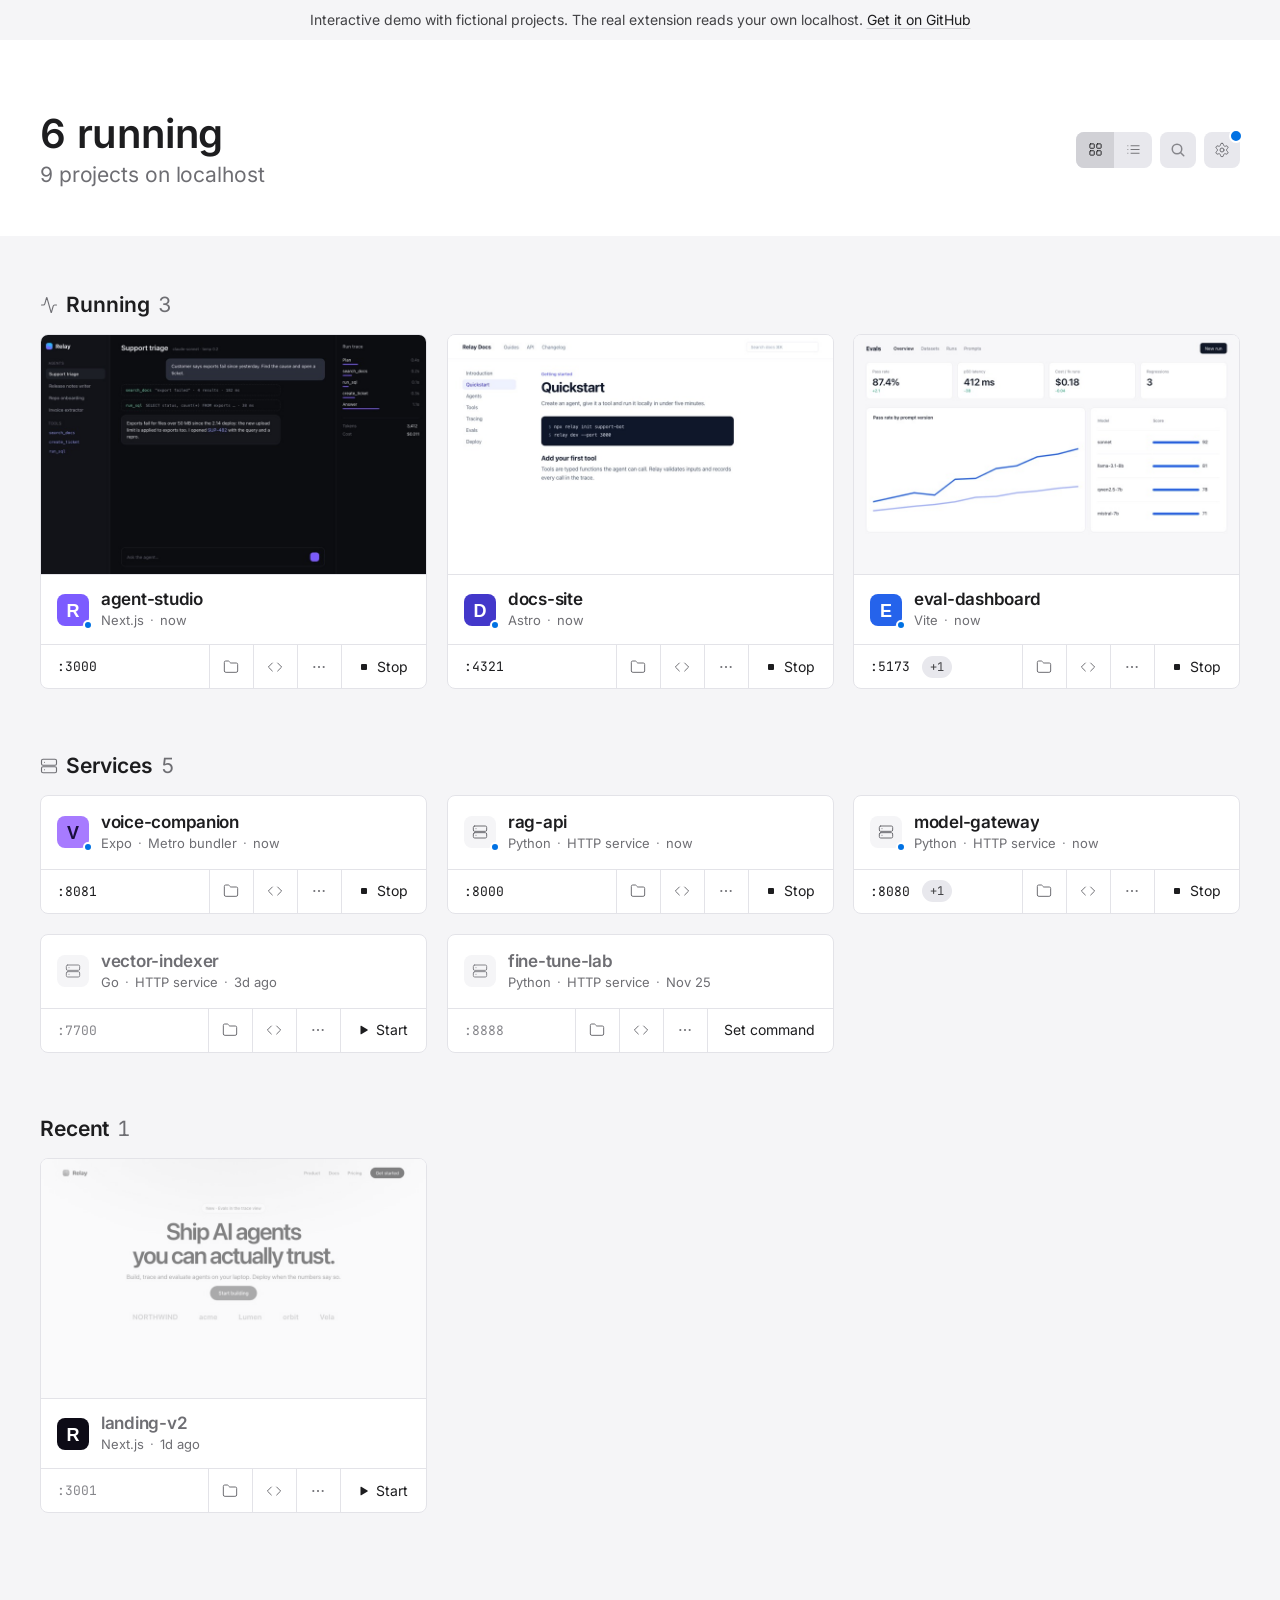
<file: demo/index.html>
<!doctype html>
<html lang="en">
<head>
  <meta charset="utf-8">
  <meta name="viewport" content="width=device-width, initial-scale=1">
  <meta name="color-scheme" content="light dark">
  <title>Localhost New Tab demo</title>
  <meta name="description" content="Every localhost project you've run, one new tab away. Interactive demo with fictional projects.">
  <meta property="og:title" content="Localhost New Tab">
  <meta property="og:description" content="Every localhost project you've run, one new tab away.">
  <meta property="og:image" content="https://arcadie2k.github.io/localhost-new-tab/assets/social/og-1200x630.png">
  <meta name="twitter:card" content="summary_large_image">
  <link rel="icon" type="image/png" sizes="32x32" href="icons/icon32.png">
  <link rel="icon" type="image/png" sizes="16x16" href="icons/icon16.png">
  <link rel="stylesheet" href="newtab.css">
  <script src="theme.js"></script>
</head>
<body>
  <p class="demo-banner">Interactive demo with fictional projects. The real extension reads your own localhost. <a href="https://github.com/arcadie2k/localhost-new-tab">Get it on GitHub</a></p>
  <main class="page" id="app" aria-busy="true">
    <header class="masthead">
      <div class="masthead-inner">
      <div class="titles-block">
        <h1 class="headline" id="headline">&nbsp;</h1>
        <p class="lede" id="lede">&nbsp;</p>
        <div class="bm-titles">
          <p class="headline" role="heading" aria-level="1">Bookmarks</p>
          <nav class="bm-crumbs lede" id="bm-crumbs" aria-label="Folder path"></nav>
        </div>
      </div>
      <div class="tools" id="tools">
      <div class="seg tab-switch" id="tab-switch" role="tablist" aria-label="View" hidden>
        <button class="seg-btn tab-btn" role="tab" data-tab="projects" aria-selected="true">Projects</button>
        <button class="seg-btn tab-btn" role="tab" data-tab="bookmarks" aria-selected="false">Bookmarks</button>
      </div>
      <div class="seg view-toggle" id="view-toggle" role="group" aria-label="Layout" hidden>
        <button class="seg-btn view-btn" data-view="grid" aria-pressed="true" aria-label="Grid view" data-tip="Grid"><svg class="icon" viewBox="0 0 24 24" aria-hidden="true"><rect x="3" y="3" width="7" height="7" rx="1"/><rect x="14" y="3" width="7" height="7" rx="1"/><rect x="3" y="14" width="7" height="7" rx="1"/><rect x="14" y="14" width="7" height="7" rx="1"/></svg></button>
        <button class="seg-btn view-btn" data-view="list" aria-pressed="false" aria-label="List view" data-tip="List"><svg class="icon" viewBox="0 0 24 24" aria-hidden="true"><path d="M8 6h13"/><path d="M8 12h13"/><path d="M8 18h13"/><path d="M3 6h.01"/><path d="M3 12h.01"/><path d="M3 18h.01"/></svg></button>
      </div>
      <button class="icon-btn bm-new-folder" id="bm-new-folder" aria-label="New folder" data-tip="New folder"><svg class="icon" viewBox="0 0 24 24" aria-hidden="true"><path d="M12 10v6"/><path d="M9 13h6"/><path d="M20 20a2 2 0 0 0 2-2V8a2 2 0 0 0-2-2h-7.9a2 2 0 0 1-1.69-.9L9.6 3.9A2 2 0 0 0 7.93 3H4a2 2 0 0 0-2 2v13a2 2 0 0 0 2 2Z"/></svg></button>
      <label class="search" id="search" hidden>
        <svg class="search-icon" viewBox="0 0 16 16" aria-hidden="true"><circle cx="7" cy="7" r="4.75"/><path d="m10.5 10.5 3.25 3.25"/></svg>
        <input id="query" type="text" placeholder="Search projects" autocomplete="off" spellcheck="false" aria-label="Search projects">
        <kbd class="search-key" aria-hidden="true">/</kbd>
      </label>
      <button class="icon-btn settings-btn" id="settings-btn" aria-haspopup="dialog" aria-expanded="false" aria-controls="settings" aria-label="Settings" data-tip="Settings"><svg class="icon" viewBox="0 0 24 24" aria-hidden="true"><path d="M12.22 2h-.44a2 2 0 0 0-2 2v.18a2 2 0 0 1-1 1.73l-.43.25a2 2 0 0 1-2 0l-.15-.08a2 2 0 0 0-2.73.73l-.22.38a2 2 0 0 0 .73 2.73l.15.1a2 2 0 0 1 1 1.72v.51a2 2 0 0 1-1 1.74l-.15.09a2 2 0 0 0-.73 2.73l.22.38a2 2 0 0 0 2.73.73l.15-.08a2 2 0 0 1 2 0l.43.25a2 2 0 0 1 1 1.73V20a2 2 0 0 0 2 2h.44a2 2 0 0 0 2-2v-.18a2 2 0 0 1 1-1.73l.43-.25a2 2 0 0 1 2 0l.15.08a2 2 0 0 0 2.73-.73l.22-.39a2 2 0 0 0-.73-2.73l-.15-.08a2 2 0 0 1-1-1.74v-.5a2 2 0 0 1 1-1.74l.15-.09a2 2 0 0 0 .73-2.73l-.22-.38a2 2 0 0 0-2.73-.73l-.15.08a2 2 0 0 1-2 0l-.43-.25a2 2 0 0 1-1-1.73V4a2 2 0 0 0-2-2z"/><circle cx="12" cy="12" r="3"/></svg><span class="badge-dot" id="settings-badge" hidden></span></button>
      </div>
      <nav class="sites" id="most-visited" aria-label="Most visited sites" hidden></nav>
      </div>
    </header>

    <div class="board">
      <div class="board-inner">
      <section class="notice" id="helper-notice" hidden>
        <div class="notice-text"><b>Update the helper once.</b> After this, helper updates install themselves with the extension.</div>
        <code class="notice-command" id="helper-command"></code>
        <button class="chip-btn" id="helper-copy">Copy command</button>
      </section>

    <section class="section" id="section-pinned" hidden>
      <h2 class="section-label"><svg class="icon" viewBox="0 0 24 24" aria-hidden="true"><path d="M12 17v5"/><path d="M9 10.76a2 2 0 0 1-1.11 1.79l-1.78.9A2 2 0 0 0 5 15.24V16a1 1 0 0 0 1 1h12a1 1 0 0 0 1-1v-.76a2 2 0 0 0-1.11-1.79l-1.78-.9A2 2 0 0 1 15 10.76V7a1 1 0 0 1 1-1 2 2 0 0 0 0-4H8a2 2 0 0 0 0 4 1 1 0 0 1 1 1z"/></svg>Pinned <span class="section-count" id="count-pinned"></span></h2>
      <ul class="grid" id="grid-pinned"></ul>
    </section>

    <section class="section" id="section-running" hidden>
      <h2 class="section-label"><svg class="icon" viewBox="0 0 24 24" aria-hidden="true"><path d="M22 12h-2.48a2 2 0 0 0-1.93 1.46l-2.35 8.36a.25.25 0 0 1-.48 0L9.24 2.18a.25.25 0 0 0-.48 0l-2.35 8.36A2 2 0 0 1 4.49 12H2"/></svg>Running <span class="section-count" id="count-running"></span></h2>
      <ul class="grid" id="grid-running"></ul>
    </section>

    <section class="section" id="section-services" hidden>
      <h2 class="section-label"><svg class="icon" viewBox="0 0 24 24" aria-hidden="true"><rect x="2" y="3" width="20" height="8" rx="2"/><rect x="2" y="13" width="20" height="8" rx="2"/><path d="M6 7h.01"/><path d="M6 17h.01"/></svg>Services <span class="section-count" id="count-services"></span></h2>
      <ul class="grid" id="grid-services"></ul>
    </section>

    <section class="section" id="section-recent" hidden>
      <h2 class="section-label">Recent <span class="section-count" id="count-recent"></span></h2>
      <ul class="grid" id="grid-recent"></ul>
    </section>

    <div class="empty" id="empty" hidden><p class="empty-text" id="empty-text"></p><button class="btn btn-ghost" id="empty-settings" hidden>Open settings</button></div>

    <section class="bm" id="bookmarks-view" aria-label="Bookmarks">
      <div class="bm-columns" id="bm-columns"></div>
      <ul class="bm-results" id="bm-results" hidden></ul>
      <p class="bm-empty" id="bm-empty" hidden></p>
    </section>

    <section class="setup" id="setup" hidden>
      <p class="setup-text">The new tab needs a small helper on your Mac to read ports and start or stop projects. Paste this in Terminal once, then reload this tab. It needs Node.js 18 or newer.</p>
      <code class="setup-command" id="setup-command"></code>
      <div class="setup-actions">
        <button class="btn btn-filled" id="copy-setup">Copy command</button>
        <button class="btn btn-ghost" id="retry-setup">Reload</button>
      </div>
      <p class="setup-error" id="setup-error"></p>
    </section>
      </div>
    </div>
  </main>

  <div class="settings" id="settings" role="dialog" aria-label="Settings" hidden>
    <div class="settings-group">
      <div class="settings-label">Theme</div>
      <div class="seg theme-toggle" role="group" aria-label="Theme">
        <button class="seg-btn theme-btn" data-theme-choice="auto" aria-pressed="true">Auto</button>
        <button class="seg-btn theme-btn" data-theme-choice="light" aria-pressed="false">Light</button>
        <button class="seg-btn theme-btn" data-theme-choice="dark" aria-pressed="false">Dark</button>
      </div>
    </div>
    <div class="settings-group">
      <div class="settings-label">Extras</div>
      <label class="switch-row"><span>Most visited sites</span><input type="checkbox" role="switch" data-section="mostVisited"></label>
      <label class="switch-row"><span>Bookmarks tab</span><input type="checkbox" role="switch" data-section="bookmarks"></label>
      <button class="link-btn" id="unhide-sites" hidden>Show hidden sites again</button>
    </div>
    <div class="settings-group">
      <div class="settings-label">Projects</div>
      <label class="switch-row"><span>Pinned</span><input type="checkbox" role="switch" data-section="pinned"></label>
      <label class="switch-row"><span>Running</span><input type="checkbox" role="switch" data-section="running"></label>
      <label class="switch-row"><span>Services</span><input type="checkbox" role="switch" data-section="services"></label>
      <label class="switch-row"><span>Recent</span><input type="checkbox" role="switch" data-section="recent"></label>
    </div>
    <div class="settings-foot"><span id="helper-status"></span><button class="settings-foot-btn" id="copy-diag">Copy diagnostics</button></div>
  </div>
  <div class="menu" id="menu" role="menu" hidden></div>
  <div class="toast" id="toast" role="status" aria-live="polite"></div>
  <div class="tooltip" id="tooltip" role="tooltip" hidden></div>

  <script src="data.js"></script>
  <script src="mock.js"></script>
  <script type="module" src="js/main.js"></script>
</body>
</html>
</file>
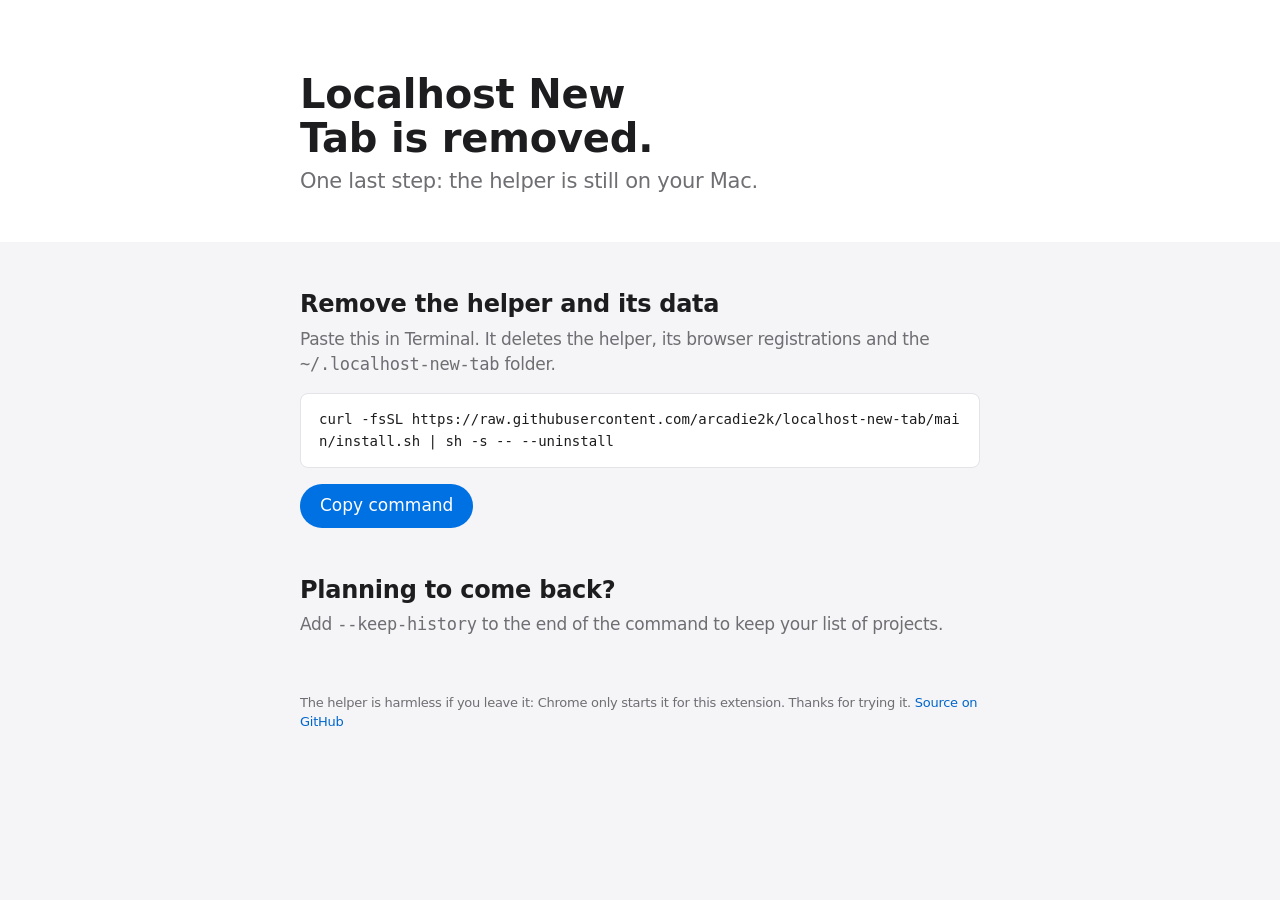
<file: uninstall/index.html>
<!doctype html>
<html lang="en">
<head>
  <meta charset="utf-8">
  <meta name="viewport" content="width=device-width, initial-scale=1">
  <meta name="color-scheme" content="light dark">
  <title>Localhost New Tab removed</title>
  <link rel="icon" type="image/png" href="../demo/icons/icon32.png">
  <style>
    :root {
      --ink: #1d1d1f;
      --graphite: #6e6e73;
      --paper: #ffffff;
      --ash: #f5f5f7;
      --hairline: #e3e3e8;
      --action: #0071e3;
      --link: #0066cc;
      color-scheme: light;
    }

    @media (prefers-color-scheme: dark) {
      :root {
        --ink: #f5f5f7;
        --graphite: #a1a1a6;
        --paper: #000000;
        --ash: #111112;
        --hairline: #2c2c2e;
        --link: #2997ff;
        color-scheme: dark;
      }
    }

    * {
      box-sizing: border-box;
    }

    body {
      margin: 0;
      min-height: 100vh;
      background: var(--ash);
      color: var(--ink);
      font: 400 17px/1.47 -apple-system, BlinkMacSystemFont, "SF Pro Text", Inter, system-ui, sans-serif;
      letter-spacing: -0.016em;
      -webkit-font-smoothing: antialiased;
    }

    header {
      padding: 72px 24px 48px;
      background: var(--paper);
    }

    main {
      padding: 48px 24px 96px;
    }

    .inner {
      max-width: 680px;
      margin: 0 auto;
    }

    h1 {
      margin: 0;
      font: 600 40px/1.1 -apple-system, BlinkMacSystemFont, "SF Pro Display", Inter, system-ui, sans-serif;
      letter-spacing: -0.005em;
      text-wrap: balance;
    }

    .lede {
      margin: 8px 0 0;
      font-size: 21px;
      line-height: 1.24;
      color: var(--graphite);
    }

    h2 {
      margin: 48px 0 8px;
      font-size: 24px;
      font-weight: 600;
      line-height: 1.2;
      letter-spacing: -0.011em;
    }

    h2:first-child {
      margin-top: 0;
    }

    p {
      margin: 0;
      color: var(--graphite);
    }

    code {
      display: block;
      margin-top: 16px;
      padding: 14px 18px;
      border: 1px solid var(--hairline);
      border-radius: 8px;
      background: var(--paper);
      color: var(--ink);
      font: 400 14px/1.6 ui-monospace, SFMono-Regular, Menlo, monospace;
      letter-spacing: 0;
      white-space: pre-wrap;
      word-break: break-all;
    }

    button {
      margin-top: 16px;
      height: 44px;
      padding: 0 20px;
      border: 0;
      border-radius: 980px;
      background: var(--action);
      color: #fff;
      font: inherit;
      cursor: pointer;
    }

    button:focus-visible {
      outline: 2px solid var(--action);
      outline-offset: 2px;
    }

    a {
      color: var(--link);
      text-decoration: none;
    }

    a:hover {
      text-decoration: underline;
    }

    .fine {
      margin-top: 56px;
      font-size: 13px;
    }
  </style>
</head>
<body>
  <header>
    <div class="inner">
      <h1>Localhost New Tab is removed.</h1>
      <p class="lede">One last step: the helper is still on your Mac.</p>
    </div>
  </header>
  <main>
    <div class="inner">
      <h2>Remove the helper and its data</h2>
      <p>Paste this in Terminal. It deletes the helper, its browser registrations and the <span style="font-family: ui-monospace, monospace">~/.localhost-new-tab</span> folder.</p>
      <code id="cmd">curl -fsSL https://raw.githubusercontent.com/arcadie2k/localhost-new-tab/main/install.sh | sh -s -- --uninstall</code>
      <button id="copy" type="button">Copy command</button>

      <h2>Planning to come back?</h2>
      <p>Add <span style="font-family: ui-monospace, monospace">--keep-history</span> to the end of the command to keep your list of projects.</p>

      <p class="fine">The helper is harmless if you leave it: Chrome only starts it for this extension. Thanks for trying it. <a href="https://github.com/arcadie2k/localhost-new-tab">Source on GitHub</a></p>
    </div>
  </main>
  <script>
    document.getElementById('copy').addEventListener('click', async (e) => {
      try {
        await navigator.clipboard.writeText(document.getElementById('cmd').textContent);
        e.target.textContent = 'Copied';
        setTimeout(() => (e.target.textContent = 'Copy command'), 2000);
      } catch {}
    });
  </script>
</body>
</html>
</file>
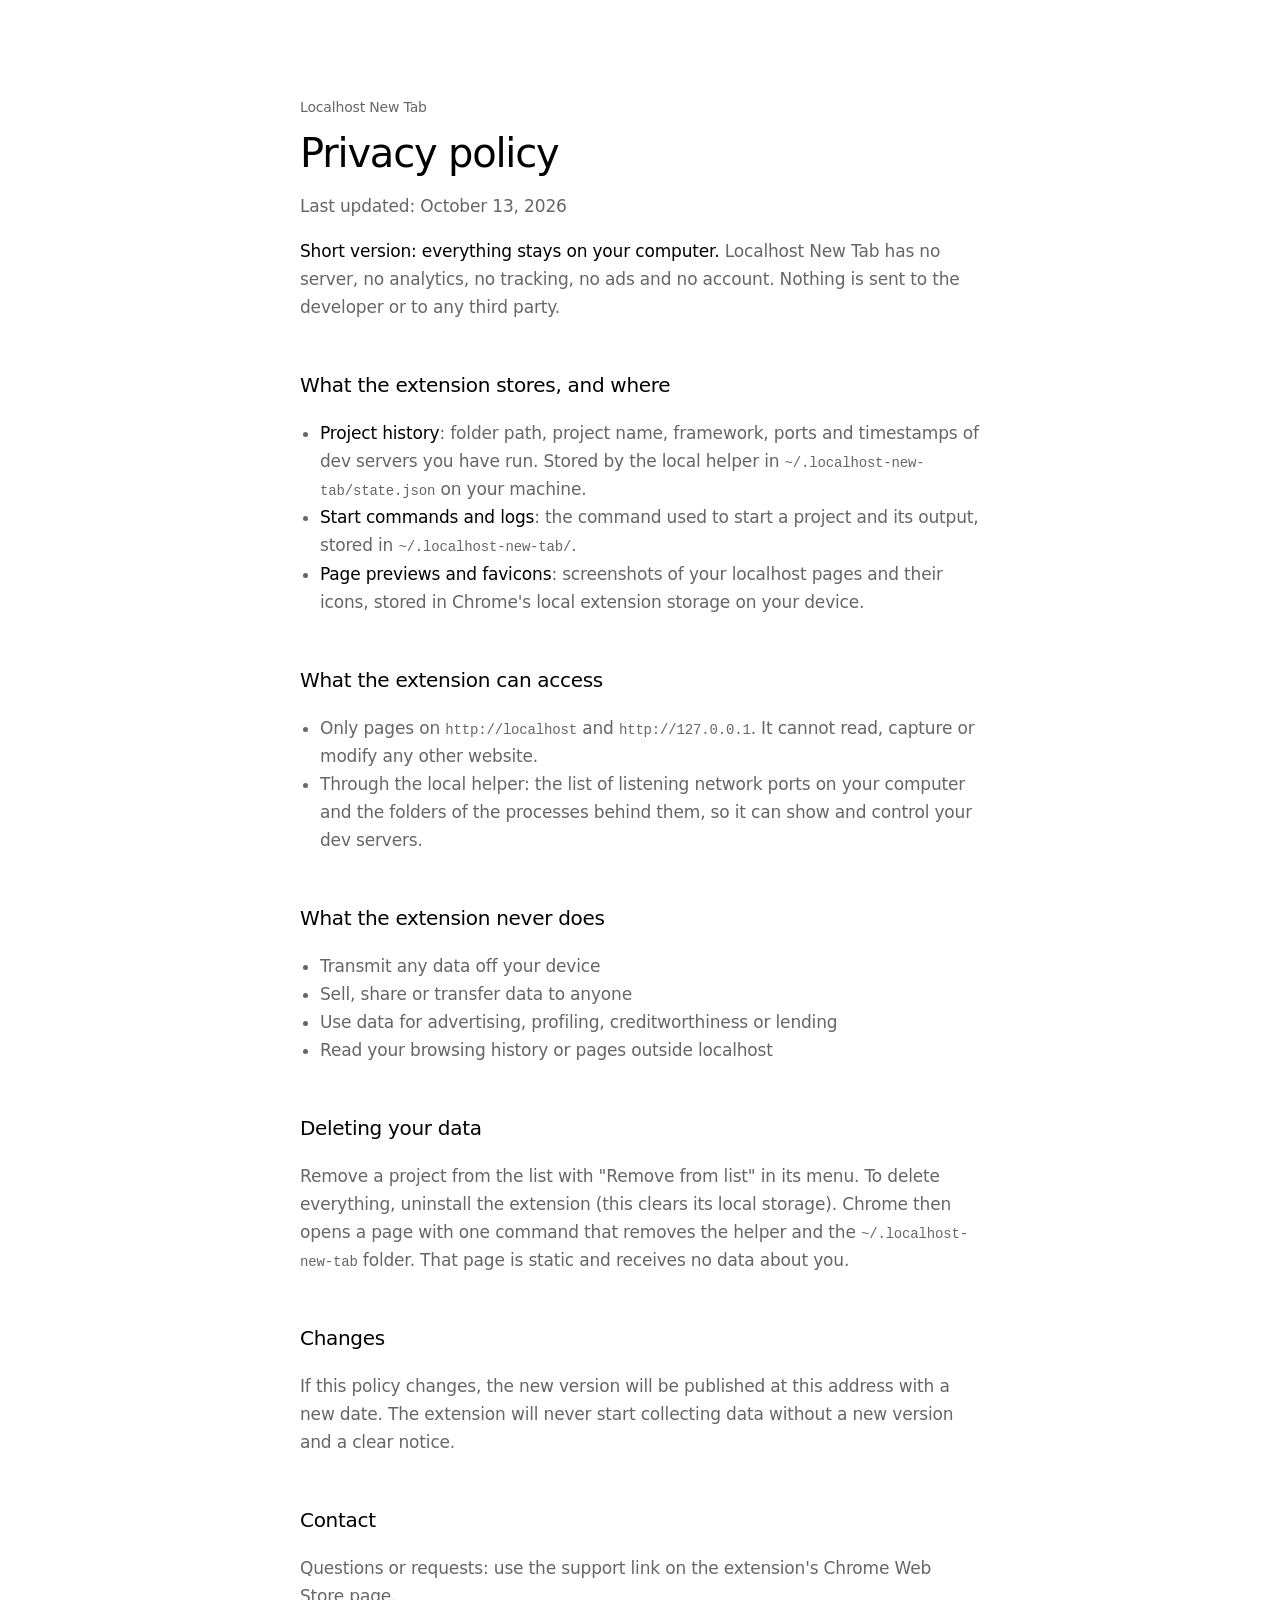
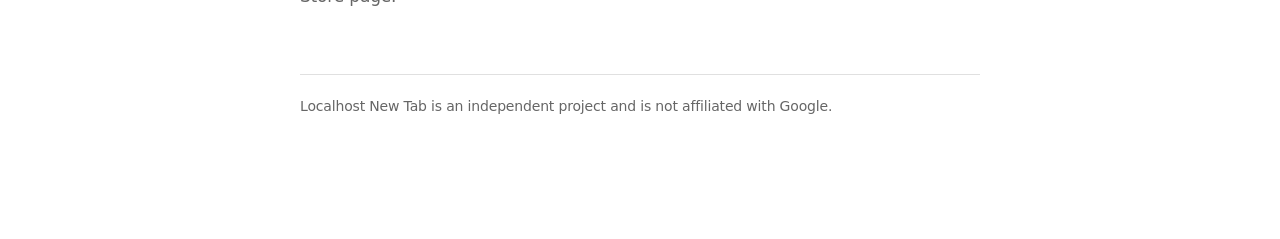
<file: store/privacy-policy.html>
<!doctype html>
<html lang="en">
<head>
  <meta charset="utf-8">
  <meta name="viewport" content="width=device-width, initial-scale=1">
  <title>Privacy Policy · Localhost New Tab</title>
  <meta name="description" content="Privacy policy for the Localhost New Tab Chrome extension. All data stays on your computer.">
  <style>
    :root { --ink: #000; --graphite: #666; --paper: #fff; --hairline: rgba(0, 0, 0, 0.12); color-scheme: light; }
    @media (prefers-color-scheme: dark) {
      :root { --ink: #fff; --graphite: #a3a3a3; --paper: #0a0a0a; --hairline: rgba(255, 255, 255, 0.12); color-scheme: dark; }
    }
    body { margin: 0; background: var(--paper); color: var(--ink); font: 400 17px/1.65 -apple-system, BlinkMacSystemFont, "SF Pro Text", Inter, system-ui, sans-serif; letter-spacing: -0.01em; -webkit-font-smoothing: antialiased; }
    main { max-width: 680px; margin: 0 auto; padding: 96px 24px 120px; }
    .eyebrow { margin: 0 0 12px; font-size: 14px; font-weight: 500; color: var(--graphite); }
    h1 { margin: 0; font-size: 40px; font-weight: 500; line-height: 1.1; letter-spacing: -0.03em; }
    h2 { margin: 48px 0 8px; font-size: 20px; font-weight: 500; letter-spacing: -0.015em; }
    p, li { color: var(--graphite); }
    strong { color: var(--ink); font-weight: 500; }
    ul { padding-left: 20px; }
    code { font: 14px ui-monospace, "SF Mono", Menlo, monospace; }
    footer { margin-top: 64px; padding-top: 20px; border-top: 1px solid var(--hairline); font-size: 14px; color: var(--graphite); }
  </style>
</head>
<body>
  <main>
    <p class="eyebrow">Localhost New Tab</p>
    <h1>Privacy policy</h1>
    <p>Last updated: October 13, 2026</p>

    <p><strong>Short version: everything stays on your computer.</strong> Localhost New Tab has no server, no analytics, no tracking, no ads and no account. Nothing is sent to the developer or to any third party.</p>

    <h2>What the extension stores, and where</h2>
    <ul>
      <li><strong>Project history</strong>: folder path, project name, framework, ports and timestamps of dev servers you have run. Stored by the local helper in <code>~/.localhost-new-tab/state.json</code> on your machine.</li>
      <li><strong>Start commands and logs</strong>: the command used to start a project and its output, stored in <code>~/.localhost-new-tab/</code>.</li>
      <li><strong>Page previews and favicons</strong>: screenshots of your localhost pages and their icons, stored in Chrome's local extension storage on your device.</li>
    </ul>

    <h2>What the extension can access</h2>
    <ul>
      <li>Only pages on <code>http://localhost</code> and <code>http://127.0.0.1</code>. It cannot read, capture or modify any other website.</li>
      <li>Through the local helper: the list of listening network ports on your computer and the folders of the processes behind them, so it can show and control your dev servers.</li>
    </ul>

    <h2>What the extension never does</h2>
    <ul>
      <li>Transmit any data off your device</li>
      <li>Sell, share or transfer data to anyone</li>
      <li>Use data for advertising, profiling, creditworthiness or lending</li>
      <li>Read your browsing history or pages outside localhost</li>
    </ul>

    <h2>Deleting your data</h2>
    <p>Remove a project from the list with "Remove from list" in its menu. To delete everything, uninstall the extension (this clears its local storage). Chrome then opens a page with one command that removes the helper and the <code>~/.localhost-new-tab</code> folder. That page is static and receives no data about you.</p>

    <h2>Changes</h2>
    <p>If this policy changes, the new version will be published at this address with a new date. The extension will never start collecting data without a new version and a clear notice.</p>

    <h2>Contact</h2>
    <p>Questions or requests: use the support link on the extension's Chrome Web Store page.</p>

    <footer>Localhost New Tab is an independent project and is not affiliated with Google.</footer>
  </main>
</body>
</html>
</file>
<file: demo/newtab.css>
@font-face {
  font-family: "Saans Sub";
  font-style: normal;
  font-weight: 100 900;
  font-display: swap;
  src: url("fonts/inter-latin-wght-normal.woff2") format("woff2-variations");
  unicode-range: U+0000-00FF, U+0131, U+0152-0153, U+02BB-02BC, U+02C6, U+02DA, U+02DC, U+0304, U+0308, U+0329, U+2000-206F, U+20AC, U+2122, U+2191, U+2193, U+2212, U+2215, U+FEFF, U+FFFD;
}

@font-face {
  font-family: "Saans Sub";
  font-style: normal;
  font-weight: 100 900;
  font-display: swap;
  src: url("fonts/inter-latin-ext-wght-normal.woff2") format("woff2-variations");
  unicode-range: U+0100-02BA, U+02BD-02C5, U+02C7-02CC, U+02CE-02D7, U+02DD-02FF, U+0304, U+0308, U+0329, U+1D00-1DBF, U+1E00-1E9F, U+1EF2-1EFF, U+2020, U+20A0-20AB, U+20AD-20C0, U+2113, U+2C60-2C7F, U+A720-A7FF;
}

@font-face {
  font-family: "Saans Mono Sub";
  font-style: normal;
  font-weight: 100 800;
  font-display: swap;
  src: url("fonts/jetbrains-mono-latin-wght-normal.woff2") format("woff2-variations");
  unicode-range: U+0000-00FF, U+0131, U+0152-0153, U+02BB-02BC, U+02C6, U+02DA, U+02DC, U+0304, U+0308, U+0329, U+2000-206F, U+20AC, U+2122, U+2191, U+2193, U+2212, U+2215, U+FEFF, U+FFFD;
}

@font-face {
  font-family: "Saans Mono Sub";
  font-style: normal;
  font-weight: 100 800;
  font-display: swap;
  src: url("fonts/jetbrains-mono-latin-ext-wght-normal.woff2") format("woff2-variations");
  unicode-range: U+0100-02BA, U+02BD-02C5, U+02C7-02CC, U+02CE-02D7, U+02DD-02FF, U+0304, U+0308, U+0329, U+1D00-1DBF, U+1E00-1E9F, U+1EF2-1EFF, U+2020, U+20A0-20AB, U+20AD-20C0, U+2113, U+2C60-2C7F, U+A720-A7FF;
}

:root {
  --ink: #1d1d1f;
  --iron: #424245;
  --graphite: #6e6e73;
  --smoke: #86868b;
  --silver: #b0b0b5;
  --paper: #ffffff;
  --ash: #f5f5f7;
  --stone: #d2d2d7;
  --surface: #ffffff;
  --accent: #0071e3;
  --action: #0071e3;
  --on-action: #ffffff;
  --link: #0066cc;
  --hairline: #e3e3e8;
  --hairline-strong: #d2d2d7;
  --whisper: #f5f5f7;
  --row-hover: rgba(0, 0, 0, 0.045);
  --row-press: rgba(0, 0, 0, 0.08);
  --press-fill: #e8e8ed;
  --dots: #e3e3e8;
  --pebble: #e8e8ed;
  --fill-hover: #dcdce1;
  --fill-on: #d1d1d6;
  --radius: 8px;
  --radius-sm: 6px;
  --radius-pill: 980px;
  --control-h: 36px;

  --font: -apple-system, BlinkMacSystemFont, "SF Pro Text", "Saans Sub", Inter, system-ui, sans-serif;
  --display: -apple-system, BlinkMacSystemFont, "SF Pro Display", "Saans Sub", Inter, system-ui, sans-serif;
  --mono: ui-monospace, SFMono-Regular, "SF Mono", "Saans Mono Sub", "JetBrains Mono", Menlo, monospace;

  --ease: cubic-bezier(0.22, 1, 0.36, 1);
  --press: 100ms ease-out;

  color-scheme: light;
}

@media (prefers-color-scheme: dark) {
  :root:not([data-theme="light"]) {
    --ink: #f5f5f7;
    --iron: #d2d2d7;
    --graphite: #a1a1a6;
    --smoke: #86868b;
    --silver: #48484a;
    --paper: #000000;
    --ash: #111112;
    --stone: #3a3a3c;
    --surface: #1c1c1e;
    --accent: #2997ff;
    --action: #0071e3;
    --on-action: #ffffff;
    --link: #2997ff;
    --hairline: #2c2c2e;
    --hairline-strong: #3a3a3c;
    --whisper: #2c2c2e;
    --row-hover: rgba(255, 255, 255, 0.06);
    --row-press: rgba(255, 255, 255, 0.1);
    --press-fill: #3a3a3c;
    --dots: #2c2c2e;
    --pebble: #2c2c2e;
    --fill-hover: #3a3a3c;
    --fill-on: #3a3a3c;
      color-scheme: dark;
  }
}

:root[data-theme="dark"] {
  --ink: #f5f5f7;
  --iron: #d2d2d7;
  --graphite: #a1a1a6;
  --smoke: #86868b;
  --silver: #48484a;
  --paper: #000000;
  --ash: #111112;
  --stone: #3a3a3c;
  --surface: #1c1c1e;
  --accent: #2997ff;
  --action: #0071e3;
  --on-action: #ffffff;
  --link: #2997ff;
  --hairline: #2c2c2e;
  --hairline-strong: #3a3a3c;
  --whisper: #2c2c2e;
  --row-hover: rgba(255, 255, 255, 0.06);
  --row-press: rgba(255, 255, 255, 0.1);
  --press-fill: #3a3a3c;
  --dots: #2c2c2e;
  --pebble: #2c2c2e;
  --fill-hover: #3a3a3c;
  --fill-on: #3a3a3c;
  color-scheme: dark;
}

*,
*::before,
*::after {
  box-sizing: border-box;
}

html {
  background: var(--paper);
  -webkit-text-size-adjust: 100%;
}

body {
  margin: 0;
  background: var(--paper);
  color: var(--ink);
  font: 400 1.0625rem/1.47 var(--font);
  letter-spacing: -0.016em;
  font-feature-settings: "calt" 1, "liga" 1;
  -webkit-font-smoothing: antialiased;
  transition: background-color 300ms ease, color 300ms ease;
}

[hidden] {
  display: none !important;
}

button,
input {
  font: inherit;
  color: inherit;
  letter-spacing: inherit;
}

button {
  cursor: pointer;
  -webkit-tap-highlight-color: transparent;
}

:focus-visible {
  outline: 2px solid var(--accent);
  outline-offset: 2px;
}

.icon {
  flex: none;
  width: 16px;
  height: 16px;
  fill: none;
  stroke: currentColor;
  stroke-width: 1.5;
  stroke-linecap: round;
  stroke-linejoin: round;
}

.spin {
  animation: spin 0.9s linear infinite;
}

@keyframes spin {
  to {
    transform: rotate(360deg);
  }
}

.page {
  display: flex;
  flex-direction: column;
  min-height: 100vh;
  min-height: 100dvh;
}

.masthead {
  padding: clamp(40px, 8vh, 80px) 32px 48px;
  user-select: none;
  -webkit-user-select: none;
}

.masthead input {
  user-select: text;
  -webkit-user-select: text;
}

.masthead-inner,
.board-inner {
  max-width: 1200px;
  margin: 0 auto;
}

.board {
  flex: 1;
  padding: 56px 32px 64px;
  background: var(--ash);
}

/* Masthead */


.masthead-inner {
  display: flex;
  flex-wrap: wrap;
  align-items: center;
  justify-content: space-between;
  gap: 24px 48px;
}

.titles-block {
  min-width: 0;
}

.headline {
  margin: 0;
  font-family: var(--display);
  font-size: clamp(2rem, 4vw, 2.5rem);
  font-weight: 600;
  line-height: 1.1;
  letter-spacing: -0.005em;
  font-variant-numeric: tabular-nums;
  text-wrap: balance;
}

.lede {
  margin: 6px 0 0;
  font-size: 1.3125rem;
  font-weight: 400;
  line-height: 1.24;
  letter-spacing: -0.005em;
  color: var(--graphite);
}

/* Controls */


.tools {
  flex: 0 1 auto;
  display: flex;
  align-items: center;
  justify-content: flex-end;
  gap: 8px;
}

.seg,
.search,
.icon-btn,
.site-chip {
  flex: none;
  height: var(--control-h);
  border-radius: var(--radius);
  background: var(--pebble);
}

.seg {
  display: flex;
  overflow: hidden;
}

.seg-btn {
  display: grid;
  place-items: center;
  width: 38px;
  padding: 0;
  border: 0;
  border-radius: 0;
  background: transparent;
  color: var(--graphite);
  transition: background-color 150ms ease, color 150ms ease;
}

.seg-btn .icon {
  width: 15px;
  height: 15px;
}

.seg-btn:hover {
  background: color-mix(in srgb, var(--ink) 3%, transparent);
  color: color-mix(in srgb, var(--ink) 78%, transparent);
}

.seg-btn[aria-pressed="true"],
.seg-btn[aria-selected="true"],
.seg-btn[aria-pressed="true"]:hover,
.seg-btn[aria-selected="true"]:hover {
  background: var(--fill-on);
  color: var(--ink);
}

.tab-btn,
.theme-btn {
  width: auto;
  padding: 0 14px;
  font-size: 0.875rem;
  font-weight: 500;
}

#app[data-tab="bookmarks"] #headline,
#app[data-tab="bookmarks"] #lede,
#app:not([data-tab="bookmarks"]) .bm-titles,
#app:not([data-tab="bookmarks"]) .bm-new-folder,
#app[data-tab="bookmarks"] .view-toggle,
#app[data-tab="bookmarks"] .board-inner > :not(#bookmarks-view),
#app:not([data-tab="bookmarks"]) #bookmarks-view {
  display: none;
}

.search {
  position: relative;
  width: var(--control-h);
  min-width: 0;
  display: flex;
  align-items: center;
  cursor: pointer;
  transition: width 220ms var(--ease);
}

.search.is-open {
  width: min(280px, 100%);
  cursor: auto;
}

.search-icon {
  position: absolute;
  left: 10px;
  width: 16px;
  height: 16px;
  fill: none;
  stroke: var(--smoke);
  stroke-width: 1.5;
  stroke-linecap: round;
  pointer-events: none;
}

.search input {
  width: 100%;
  height: 100%;
  padding: 0 40px 0 34px;
  opacity: 0;
  cursor: pointer;
  border: 1px solid transparent;
  border-radius: var(--radius);
  background: var(--ash);
  font-size: 1.0625rem;
  letter-spacing: -0.016em;
  outline: none;
  transition: border-color 150ms ease, box-shadow 150ms ease, background-color 150ms ease;
}

.search input::placeholder {
  color: var(--smoke);
}

.search.is-open input {
  opacity: 1;
  cursor: text;
}

.search input:focus {
  background: var(--surface);
  border-color: var(--hairline-strong);
  box-shadow: 0 0 0 2px var(--accent);
}

.search-key {
  position: absolute;
  right: 8px;
  opacity: 0;
  min-width: 22px;
  height: 22px;
  display: grid;
  place-items: center;
  border: 1px solid var(--hairline);
  border-radius: var(--radius-sm);
  font: 400 0.75rem/1 var(--mono);
  color: var(--graphite);
  pointer-events: none;
  transition: opacity 150ms ease;
}

.search.is-open .search-key {
  opacity: 1;
}

.search input:focus ~ .search-key,
.search input:not(:placeholder-shown) ~ .search-key {
  opacity: 0;
}

.icon-btn {
  position: relative;
  display: grid;
  place-items: center;
  width: var(--control-h);
  padding: 0;
  border: 0;
  color: var(--graphite);
  transition: background-color 150ms ease, color 150ms ease;
}

.icon-btn .icon {
  width: 16px;
  height: 16px;
}

.icon-btn:hover,
.icon-btn[aria-expanded="true"] {
  background: var(--fill-hover);
  color: var(--ink);
}

.badge-dot {
  position: absolute;
  top: -3px;
  right: -3px;
  width: 10px;
  height: 10px;
  border: 2px solid var(--paper);
  border-radius: 50%;
  background: var(--accent);
  box-sizing: content-box;
}

/* Most visited */

.sites {
  flex-basis: 100%;
  display: flex;
  flex-wrap: nowrap;
  gap: 8px;
  min-width: 0;
  overflow: hidden;
  padding: 2px;
  margin: -2px;
}

.site-chip {
  display: inline-flex;
  align-items: center;
  gap: 8px;
  max-width: 200px;
  padding: 0 12px 0 10px;
  font-size: 0.875rem;
  color: var(--iron);
  text-decoration: none;
  transition: background-color 150ms ease, color 150ms ease;
}

.sites.is-expanded {
  flex-wrap: wrap;
}

.site-more {
  padding: 0 12px;
  border: 0;
  font-weight: 500;
  color: var(--graphite);
  cursor: pointer;
}

.site-chip:hover,
.site-chip:focus-visible,
.site-chip[aria-expanded="true"] {
  background: var(--fill-hover);
  color: var(--ink);
}

.site-chip:active {
  transform: scale(0.98);
}

.site-name {
  min-width: 0;
  overflow: hidden;
  text-overflow: ellipsis;
  white-space: nowrap;
}

.fav {
  flex: none;
  display: grid;
  place-items: center;
  width: 16px;
  height: 16px;
  overflow: hidden;
  border-radius: 0;
  background: none;
}

.fav img {
  display: block;
  width: 100%;
  height: 100%;
  object-fit: cover;
}

.fav.is-letter {
  background: var(--ink);
  font-size: 0.625rem;
  font-weight: 600;
  line-height: 1;
  color: var(--surface);
}

/* Bookmarks */

.bm-crumbs {
  display: flex;
  flex-wrap: wrap;
  align-items: center;
  gap: 4px;
  min-width: 0;
}

.bm-crumbs {
  min-height: 1.24em;
}

.bm-crumb {
  padding: 0;
  border: 0;
  background: none;
  font: inherit;
  color: var(--graphite);
  cursor: pointer;
  transition: color 150ms ease;
}

.bm-crumb:not(.is-root):hover {
  color: var(--ink);
}

.bm-crumb.is-root {
  cursor: default;
}


.bm-crumb-sep .icon {
  width: 14px;
  height: 14px;
  color: var(--smoke);
}

.bm-columns {
  display: flex;
  height: min(74vh, 780px);
  overflow-x: auto;
  overflow-y: hidden;
  border: 1px solid var(--hairline);
  border-radius: var(--radius);
  background: var(--surface);
  scroll-behavior: smooth;
}

.bm-col {
  display: flex;
  flex: none;
  flex-direction: column;
  gap: 0;
  width: 280px;
  margin: 0;
  padding: 0;
  overflow-x: hidden;
  overflow-y: auto;
  list-style: none;
  border-right: 1px solid var(--hairline);
}

.bm-col-empty {
  padding: 8px 10px;
  font-size: 0.875rem;
  color: var(--smoke);
}

.bm-row {
  display: flex;
  align-items: center;
  gap: 10px;
  width: 100%;
  height: 32px;
  padding: 0 10px;
  border: 0;
  border-radius: 0;
  background: none;
  font: inherit;
  font-size: 0.875rem;
  text-align: left;
  text-decoration: none;
  color: var(--ink);
  cursor: pointer;
  transition: background-color 120ms ease;
}

.bm-item:hover > .bm-row {
  background: var(--row-hover);
}

.bm-item > .bm-row:active {
  background: var(--row-press);
  transition: none;
}

.bm-row:focus-visible {
  outline-offset: -2px;
}

.bm-row.is-selected,
.bm-item:hover > .bm-row.is-selected {
  background: color-mix(in srgb, var(--accent) 18%, transparent);
}

.bm-item:hover > .bm-row.is-selected {
  background: color-mix(in srgb, var(--accent) 24%, transparent);
}

.bm-row.is-selected .bm-chevron {
  color: var(--accent);
}

.bm-row.is-disabled {
  cursor: default;
  color: var(--graphite);
}

.bm-row .icon.bm-folder {
  flex: none;
  width: 16px;
  height: 16px;
  color: var(--accent);
}

.bm-row .bm-chevron {
  flex: none;
  width: 14px;
  height: 14px;
  margin-left: auto;
  color: var(--smoke);
}

.bm-title {
  min-width: 0;
  overflow: hidden;
  text-overflow: ellipsis;
  white-space: nowrap;
}

.bm-where {
  flex: none;
  margin-left: auto;
  font-size: 0.8125rem;
  color: var(--smoke);
}

.fav.fav-sm {
  width: 18px;
  height: 18px;
  border-radius: 4px;
  background: transparent;
}

.fav.fav-sm img {
  width: 16px;
  height: 16px;
}

.fav.fav-sm.is-letter {
  background: var(--ink);
  font-size: 0.625rem;
}

.bm-results {
  max-width: 720px;
  margin: 0;
  padding: 0;
  overflow: hidden;
  list-style: none;
  border: 1px solid var(--hairline);
  border-radius: var(--radius);
  background: var(--surface);
}

.bm-empty {
  margin: 0;
  color: var(--graphite);
}

.bm-item.drop-before::before,
.bm-item.drop-after::after {
  content: "";
  position: absolute;
  left: 8px;
  right: 8px;
  height: 2px;
  border-radius: 1px;
  background: var(--accent);
  pointer-events: none;
}

.bm-item.drop-before::before {
  top: -1px;
}

.bm-item.drop-after::after {
  bottom: -1px;
}

.bm-item.drop-into > .bm-row {
  background: color-mix(in srgb, var(--accent) 22%, transparent);
  box-shadow: inset 0 0 0 1px var(--accent);
}

.bm-col.drop-end {
  box-shadow: inset 0 -2px 0 var(--accent);
}

.bm-columns.is-dragging .bm-more {
  display: none;
}

.chip-btn {
  display: inline-flex;
  align-items: center;
  gap: 6px;
  height: 32px;
  padding: 0 12px;
  border: 0;
  border-radius: var(--radius-pill);
  background: var(--pebble);
  font: inherit;
  font-size: 0.875rem;
  font-weight: 500;
  color: var(--iron);
  cursor: pointer;
  transition: background-color 150ms ease, color 150ms ease;
}

.chip-btn .icon {
  width: 15px;
  height: 15px;
}

.chip-btn:hover {
  background: var(--press-fill);
  color: var(--ink);
}

.chip-btn.is-primary {
  background: var(--action);
  color: var(--on-action);
}

.bm-item {
  position: relative;
}

.bm-more {
  position: absolute;
  top: 0;
  bottom: 0;
  right: 4px;
  margin: auto 0;
  display: grid;
  place-items: center;
  width: 28px;
  height: 28px;
  padding: 0;
  border: 0;
  border-radius: 6px;
  background: none;
  color: var(--graphite);
  opacity: 0;
  cursor: pointer;
  transition: opacity 120ms ease, color 120ms ease;
}

.bm-item:has(> .bm-row.is-folder) > .bm-more {
  right: 26px;
}

.bm-more .icon {
  width: 16px;
  height: 16px;
}

.bm-item:hover .bm-more,
.bm-more:focus-visible,
.bm-more[aria-expanded="true"] {
  opacity: 1;
}

.bm-more:hover,
.bm-more[aria-expanded="true"] {
  color: var(--ink);
}

.bm-item:has(> .bm-more):hover > .bm-row,
.bm-item:has(> .bm-more[aria-expanded="true"]) > .bm-row {
  padding-right: 36px;
}

.bm-item:has(> .bm-more[aria-expanded="true"]) > .bm-row:not(.is-selected) {
  background: var(--row-hover);
}

.bm-item:has(> .bm-more):hover > .bm-row.is-folder,
.bm-item:has(> .bm-more[aria-expanded="true"]) > .bm-row.is-folder {
  padding-right: 10px;
}

.bm-item:has(> .bm-more):hover > .bm-row.is-folder .bm-title,
.bm-item:has(> .bm-more[aria-expanded="true"]) > .bm-row.is-folder .bm-title {
  margin-right: 28px;
}

.bm-edit {
  display: flex;
  flex-direction: column;
  gap: 6px;
  padding: 6px;
  border-radius: var(--radius-sm);
  background: var(--whisper);
}

.bm-input {
  height: 32px;
  padding: 0 10px;
  border: 1px solid var(--hairline-strong);
  border-radius: var(--radius-sm);
  background: var(--surface);
  font: inherit;
  font-size: 0.875rem;
  color: var(--ink);
  outline: none;
}

.bm-input:focus {
  border-color: var(--accent);
  box-shadow: 0 0 0 1px var(--accent);
}

.bm-edit-actions {
  display: flex;
  gap: 6px;
}

.bm-edit-actions .chip-btn {
  height: 28px;
}

.menu-confirm {
  max-width: 260px;
  white-space: normal;
  text-transform: none;
  letter-spacing: 0;
  font-size: 0.875rem;
  font-weight: 400;
  line-height: 1.4;
  color: var(--ink);
}

.menu-item.is-danger {
  color: #e5484d;
}

/* Settings */

.settings {
  position: fixed;
  z-index: 11;
  width: 300px;
  max-width: calc(100vw - 32px);
  max-height: calc(100vh - 100px);
  overflow: auto;
  padding: 0;
  border: 1px solid var(--hairline-strong);
  border-radius: 12px;
  background: color-mix(in srgb, var(--surface) 82%, transparent);
  backdrop-filter: blur(24px) saturate(180%);
  -webkit-backdrop-filter: blur(24px) saturate(180%);
  box-shadow: 0 16px 40px rgb(0 0 0 / 0.28), 0 2px 6px rgb(0 0 0 / 0.12);
  transform-origin: top right;
  animation: materialize 220ms var(--ease) both;
}

.settings-group + .settings-group {
  border-top: 1px solid var(--hairline);
}

.settings-label {
  padding: 14px 16px 6px;
  font-size: 0.8125rem;
  font-weight: 500;
  color: var(--smoke);
}

.settings .theme-toggle {
  display: flex;
  height: 32px;
  margin: 2px 16px 16px;
}

.settings .theme-btn {
  flex: 1;
  transition: none;
  font-size: 0.8125rem;
}

.switch-row {
  display: flex;
  align-items: center;
  justify-content: space-between;
  gap: 12px;
  min-height: 44px;
  padding: 0 16px;
  font-size: 0.9375rem;
  color: var(--ink);
  cursor: pointer;
  transition: background-color 120ms ease;
}

.switch-row + .switch-row,
.switch-row + .link-btn {
  border-top: 1px solid var(--hairline);
}

.switch-row:hover {
  background: var(--row-hover);
}

.switch-row:active {
  background: var(--row-press);
  transition: none;
}

.switch-row input {
  appearance: none;
  position: relative;
  flex: none;
  width: 38px;
  height: 22px;
  margin: 0;
  border-radius: var(--radius-pill);
  background: var(--stone);
  cursor: pointer;
  transition: background-color 180ms ease;
}

.switch-row input::after {
  content: "";
  position: absolute;
  top: 2px;
  left: 2px;
  width: 18px;
  height: 18px;
  border-radius: 50%;
  background: #fff;
  box-shadow: 0 1px 3px rgb(0 0 0 / 0.25);
  transition: transform 220ms cubic-bezier(0.32, 0.72, 0, 1);
}

.switch-row input:checked {
  background: var(--action);
}

.switch-row input:checked::after {
  transform: translateX(16px);
}

.link-btn {
  display: flex;
  align-items: center;
  width: 100%;
  min-height: 44px;
  padding: 0 16px;
  border: 0;
  background: none;
  font-size: 0.9375rem;
  text-align: left;
  color: var(--link);
  cursor: pointer;
}

.link-btn:hover {
  background: var(--row-hover);
}

.settings-foot {
  display: flex;
  align-items: center;
  justify-content: space-between;
  gap: 12px;
  padding: 12px 16px;
  border-top: 1px solid var(--hairline);
  font-size: 0.8125rem;
  color: var(--smoke);
}

.settings-foot-btn {
  padding: 0;
  border: 0;
  background: none;
  font-size: 0.8125rem;
  color: var(--graphite);
  cursor: pointer;
}

.settings-foot-btn:hover {
  color: var(--ink);
}

@media (prefers-reduced-transparency: reduce) {
  .settings {
    background: var(--surface);
    backdrop-filter: none;
    -webkit-backdrop-filter: none;
  }
}






/* Sections + grid */

.section {
  margin-bottom: 64px;
}

.section-label {
  display: flex;
  align-items: center;
  gap: 8px;
  margin: 0 0 16px;
  font: 600 1.3125rem/1.24 var(--display);
  letter-spacing: -0.005em;
  color: var(--ink);
}

.section-label .icon {
  width: 18px;
  height: 18px;
  color: var(--graphite);
}

.section-count {
  font-weight: 400;
  color: var(--graphite);
  font-variant-numeric: tabular-nums;
}

.grid {
  margin: 0;
  padding: 0;
  list-style: none;
  display: grid;
  grid-template-columns: repeat(auto-fill, minmax(min(100%, 320px), 1fr));
  gap: 20px;
}

/* Card */

.card {
  container-type: inline-size;
  display: flex;
  flex-direction: column;
  min-width: 0;
  overflow: hidden;
  border: 1px solid var(--hairline);
  border-radius: var(--radius);
  background: var(--surface);
  transition: border-color 200ms ease;
}

.card:hover,
.card:focus-within,
.card.is-menu-open {
  border-color: var(--hairline-strong);
}

.card.enter {
  animation: rise 380ms var(--ease) both;
}

@keyframes rise {
  from {
    opacity: 0;
    transform: translateY(8px) scale(0.99);
  }
}

/* List view: one bordered table, a row per project */

.page[data-view="list"] .grid {
  grid-template-columns: 1fr;
  gap: 0;
  overflow: hidden;
  border: 1px solid var(--hairline);
  border-radius: var(--radius);
  background: var(--surface);
}

.card.is-row {
  --row-h: 52px;
  flex-direction: row;
  flex-wrap: wrap;
  border: 0;
  border-radius: 0;
  transition: background-color 150ms ease;
}

.card.is-row + .card.is-row {
  border-top: 1px solid var(--hairline);
}

.card.is-row:hover,
.card.is-row:focus-within,
.card.is-row.is-menu-open {
  background: color-mix(in srgb, var(--whisper) 50%, var(--surface));
}

.card.is-row .card-body,
.card.is-compact.is-row .card-body {
  flex: 1;
  justify-content: center;
  min-width: 0;
  min-height: var(--row-h);
  padding: 0 16px;
}

.card.is-row .card-bar {
  height: var(--row-h);
  border-top: 0;
}

.card.is-row .bar-btn:not(.bar-primary) {
  width: var(--row-h);
  min-width: 0;
  padding: 0;
}

.card.is-row .ports {
  flex: none;
  width: 128px;
}

.card.is-row .bar-primary {
  min-width: 140px;
  justify-content: flex-start;
}

.card.is-row .card-extra {
  order: 3;
  flex-basis: 100%;
  border-top: 1px solid var(--hairline);
}

@media (max-width: 720px) {
  .card.is-row {
    --row-h: 44px;
    flex-direction: column;
  }

  .card.is-row .card-body,
  .card.is-compact.is-row .card-body {
    padding: 12px 16px;
  }

  .card.is-row .card-bar {
    border-top: 1px solid var(--hairline);
  }

  .card.is-row .ports {
    flex: 1;
    width: auto;
  }

  .card.is-row .bar-primary {
    min-width: 0;
  }
}

/* Thumbnail */

.thumb {
  position: relative;
  display: block;
  aspect-ratio: 16 / 10;
  overflow: hidden;
  border-bottom: 1px solid var(--hairline);
  background: var(--ash);
  color: inherit;
  text-decoration: none;
}

.shot {
  display: block;
  width: 100%;
  height: 100%;
  object-fit: cover;
  object-position: top center;
  transition: filter 300ms ease, opacity 300ms ease;
}

.card[data-status="stopped"] .shot,
.card[data-status="exited"] .shot {
  filter: grayscale(1);
  opacity: 0.5;
}

.card[data-status="stopped"]:hover .shot,
.card[data-status="exited"]:hover .shot {
  filter: grayscale(0.4);
  opacity: 0.8;
}

.placeholder {
  position: absolute;
  inset: 0;
  display: flex;
  flex-direction: column;
  align-items: center;
  justify-content: center;
  gap: 12px;
  background-image: radial-gradient(var(--dots) 1px, transparent 1px);
  background-size: 14px 14px;
  background-position: center;
}

.placeholder-hint {
  font: 400 0.75rem/1.33 var(--font);
  letter-spacing: -0.01em;
  color: var(--graphite);
}

/* Card body */

.card-body {
  display: flex;
  flex-direction: column;
  flex: 1;
  gap: 14px;
  padding: 14px 16px;
}

.card-head {
  display: flex;
  align-items: center;
  gap: 12px;
  min-width: 0;
}

.avatar {
  flex: none;
  display: grid;
  place-items: center;
  width: 32px;
  height: 32px;
  overflow: hidden;
  background: var(--ink);
  border-radius: var(--radius);
  font-size: 0.9375rem;
  font-weight: 600;
  line-height: 1;
  letter-spacing: 0;
  color: var(--surface);
}

.avatar.kind-tile {
  width: 32px;
  height: 32px;
  border-radius: var(--radius);
  background: var(--ash);
  color: var(--graphite);
}

.card[data-status="stopped"] .avatar.kind-tile {
  color: var(--smoke);
}

.avatar.kind-tile .icon {
  width: 16px;
  height: 16px;
}

.card.is-compact .card-body {
  padding: 16px;
}


.card-extra.is-inline {
  position: static;
  animation: rise 280ms var(--ease) both;
}

.avatar.has-icon {
  background: none;
}

.avatar img {
  display: block;
  width: 100%;
  height: 100%;
  object-fit: cover;
}

.avatar-lg {
  width: 40px;
  height: 40px;
  font-size: 1.125rem;
}

.card[data-status="stopped"] .avatar:not(.has-icon):not(.kind-tile) {
  background: var(--smoke);
}

.titles {
  flex: 1;
  min-width: 0;
}

.name-row {
  display: flex;
  align-items: center;
  gap: 7px;
  min-width: 0;
}

.avatar-wrap {
  position: relative;
  flex: none;
  display: grid;
}

.status-dot {
  position: absolute;
  right: -4px;
  bottom: -4px;
  width: 10px;
  height: 10px;
  border: 2px solid var(--surface);
  border-radius: 50%;
  background: var(--accent);
}

.status-dot.is-starting {
  background: var(--surface);
  box-shadow: inset 0 0 0 1.5px var(--graphite);
}

.name {
  overflow: hidden;
  text-overflow: ellipsis;
  white-space: nowrap;
  font-size: 1.0625rem;
  font-weight: 600;
  line-height: 1.29;
  letter-spacing: -0.016em;
}

.card[data-status="stopped"] .name {
  color: var(--graphite);
}

.sub {
  overflow: hidden;
  text-overflow: ellipsis;
  white-space: nowrap;
  font-size: 0.8125rem;
  line-height: 1.45;
  letter-spacing: -0.005em;
  color: var(--graphite);
}

.sub .sep {
  margin: 0 6px;
  color: var(--smoke);
}


/* Pin */

.pin-btn {
  flex: none;
  display: grid;
  place-items: center;
  width: 28px;
  height: 28px;
  margin-right: -6px;
  padding: 0;
  border: 0;
  background: transparent;
  color: var(--smoke);
  opacity: 0;
  transition: opacity 150ms ease, color 150ms ease, transform var(--press);
}

.pin-btn .icon {
  width: 15px;
  height: 15px;
}

.card:hover .pin-btn,
.card:focus-within .pin-btn,
.pin-btn[aria-pressed="true"] {
  opacity: 1;
}

.pin-btn:hover {
  color: var(--ink);
}

.pin-btn[aria-pressed="true"] {
  color: var(--accent);
}

.pin-btn:active {
  transform: scale(0.9);
}

.pin-btn[aria-pressed="true"] .icon {
  fill: currentColor;
}

@media (hover: none) {
  .pin-btn {
    opacity: 1;
  }
}

@media (pointer: coarse) {
  .pin-btn {
    width: 40px;
    height: 40px;
    margin: -6px -12px -6px 0;
  }

  .search-key {
    display: none;
  }

  .search input {
    padding-right: 16px;
  }
}

/* Action bar: flush to the card, segments split by hairlines */

.card-bar {
  display: flex;
  align-items: stretch;
  height: 44px;
  border-top: 1px solid var(--hairline);
}

.ports {
  flex: 1;
  display: flex;
  align-items: center;
  gap: 12px;
  min-width: 0;
  padding: 0 16px;
  overflow: hidden;
}

.port {
  flex: none;
  font: 400 0.8125rem/1 var(--mono);
  font-variant-numeric: tabular-nums;
  letter-spacing: 0;
  color: var(--ink);
  text-decoration: none;
}

a.port:hover {
  text-decoration: underline;
  text-decoration-color: var(--hairline-strong);
  text-underline-offset: 3px;
}

.port.is-idle {
  color: var(--smoke);
}

.port-more {
  flex: none;
  height: 22px;
  padding: 0 8px;
  border: 0;
  border-radius: var(--radius-pill);
  background: var(--pebble);
  font: 400 0.75rem/1 var(--mono);
  letter-spacing: 0;
  color: var(--iron);
  transition: background-color 150ms ease, color 150ms ease, border-color 150ms ease;
}

.port-more:hover,
.port-more[aria-expanded="true"] {
  background: var(--press-fill);
  color: var(--ink);
}

.ports {
  overflow: visible;
}

.bar-btn {
  flex: none;
  display: inline-flex;
  align-items: center;
  justify-content: center;
  gap: 7px;
  min-width: 44px;
  padding: 0 12px;
  border: 0;
  border-left: 1px solid var(--hairline);
  border-radius: 0;
  background: transparent;
  color: var(--graphite);
  font-size: 0.875rem;
  font-weight: 400;
  line-height: 1;
  white-space: nowrap;
  transition: background-color 150ms ease, color 150ms ease;
}

.bar-btn .icon {
  width: 16px;
  height: 16px;
}

.bar-btn:hover:not(:disabled),
.bar-btn[aria-expanded="true"] {
  background: var(--whisper);
  color: var(--ink);
}

.bar-btn:active:not(:disabled) {
  background: var(--press-fill);
}

.bar-btn:focus-visible {
  outline-offset: -2px;
}

.bar-btn:disabled {
  cursor: default;
  color: var(--smoke);
}

.bar-primary {
  padding: 0 18px 0 16px;
  color: var(--ink);
}

.bar-primary .icon {
  width: 12px;
  height: 12px;
}

@container (max-width: 340px) {
  .ports {
    gap: 6px;
    padding: 0 12px;
  }

  .port {
    font-size: 0.75rem;
  }

  .bar-btn {
    min-width: 36px;
    padding: 0 8px;
  }

  .bar-primary {
    padding: 0 12px 0 10px;
  }
}

/* Buttons outside cards */

.btn {
  display: inline-flex;
  align-items: center;
  justify-content: center;
  gap: 6px;
  height: 36px;
  padding: 0 16px;
  border: 1px solid transparent;
  border-radius: var(--radius-pill);
  background: transparent;
  font-size: 1.0625rem;
  font-weight: 400;
  line-height: 1;
  white-space: nowrap;
  transition: background-color 150ms ease, border-color 150ms ease, color 150ms ease, transform var(--press);
}

.btn:active:not(:disabled) {
  transform: scale(0.96);
}

.btn-ghost {
  border-color: var(--link);
  color: var(--link);
}

.btn-ghost:hover:not(:disabled) {
  background: color-mix(in srgb, var(--link) 8%, transparent);
}

.btn-filled {
  height: 44px;
  background: var(--action);
  color: var(--on-action);
}

/* Inline panels over the thumbnail */

.card-extra {
  position: absolute;
  z-index: 2;
  left: 0;
  right: 0;
  bottom: 0;
  border-top: 1px solid var(--hairline);
  background: var(--surface);
  animation: rise 280ms var(--ease) both;
}

.extra-actions {
  display: flex;
  height: 40px;
  border-top: 1px solid var(--hairline);
}

.extra-actions .bar-btn {
  flex: 1;
  padding: 0 10px;
  white-space: normal;
  line-height: 1.25;
  text-align: center;
}

.extra-actions .bar-btn:first-child {
  border-left: 0;
  color: var(--ink);
}

.note {
  margin: 0;
  padding: 12px 16px;
  font-size: 0.8125rem;
  line-height: 1.5;
  color: var(--graphite);
}

.note strong {
  font-weight: 500;
  color: var(--ink);
}

.command-input {
  display: block;
  width: 100%;
  height: 44px;
  padding: 0 16px;
  border: 0;
  border-radius: 0;
  background: transparent;
  font: 400 0.8125rem/1 var(--mono);
  letter-spacing: 0;
  outline: none;
}

.command-input:focus {
  background: var(--whisper);
}

/* Empty + setup */

.empty {
  display: flex;
  flex-wrap: wrap;
  align-items: center;
  gap: 12px 16px;
  margin: 0;
  color: var(--graphite);
}

.empty-text {
  margin: 0;
}

.setup {
  margin-top: 0;
  max-width: 600px;
}

.setup-text {
  margin: 0;
  color: var(--graphite);
}

.notice {
  display: grid;
  grid-template-columns: 1fr auto;
  gap: 12px 16px;
  align-items: center;
  margin-bottom: 40px;
  padding: 16px 20px;
  border: 1px solid var(--hairline);
  border-radius: var(--radius);
  background: var(--surface);
}

.notice-text {
  font-size: 0.9375rem;
  color: var(--graphite);
}

.notice-text b {
  color: var(--ink);
  font-weight: 600;
}

.notice-command {
  grid-column: 1 / -1;
  grid-row: 2;
  font: 400 0.8125rem/1.6 var(--mono);
  color: var(--iron);
  word-break: break-all;
}

.setup-command {
  display: block;
  margin-top: 24px;
  padding: 14px 18px;
  overflow-x: auto;
  border-radius: var(--radius);
  border: 1px solid var(--hairline);
  background: var(--surface);
  font: 400 0.875rem/1.6 var(--mono);
  letter-spacing: 0;
  white-space: pre-wrap;
  word-break: break-all;
}

.setup-actions {
  display: flex;
  gap: 8px;
  margin-top: 20px;
}

.setup-actions .btn-ghost {
  height: 44px;
}

.setup-error {
  margin: 24px 0 0;
  font: 400 0.75rem/1.5 var(--mono);
  letter-spacing: 0;
  color: var(--smoke);
}

/* Menu */

.menu {
  position: fixed;
  z-index: 10;
  min-width: 220px;
  padding: 4px;
  border: 1px solid var(--hairline-strong);
  border-radius: 12px;
  background: var(--surface);
  transform-origin: top right;
  animation: materialize 220ms var(--ease) both;
}

.menu.is-closing {
  animation: dematerialize 140ms ease-in both;
}

@keyframes materialize {
  from {
    opacity: 0;
    transform: scale(0.98) translateY(-4px);
  }
}

@keyframes dematerialize {
  to {
    opacity: 0;
    transform: scale(0.97) translateY(-2px);
  }
}

.menu-item {
  display: flex;
  align-items: center;
  gap: 10px;
  width: 100%;
  padding: 8px 10px;
  border: 0;
  border-radius: var(--radius);
  background: transparent;
  font-size: 0.875rem;
  font-weight: 400;
  line-height: 1.4;
  text-align: left;
}

.menu-item .icon {
  color: var(--graphite);
}

.menu-item:hover,
.menu-item:focus-visible {
  background: var(--whisper);
  outline: none;
}

.menu-item:active {
  background: var(--press-fill);
}

.menu-label {
  padding: 8px 10px 6px;
  font: 400 0.75rem/1.33 var(--font);
  letter-spacing: -0.01em;
  color: var(--graphite);
}

.app-icon {
  flex: none;
  width: 20px;
  height: 20px;
  margin: -2px 0;
  object-fit: contain;
}

.menu-item > span {
  flex: 1;
}

.menu-chevron,
.menu-check {
  margin-left: 12px;
}

.menu-item .menu-chevron {
  width: 14px;
  height: 14px;
  color: var(--smoke);
}

.menu-item .menu-check {
  width: 14px;
  height: 14px;
  color: var(--accent);
}

.menu-back span {
  color: var(--graphite);
}

.port-row {
  gap: 12px;
  color: inherit;
  text-decoration: none;
}

.port-row.is-static {
  cursor: default;
}

.port-row.is-static:hover {
  background: transparent;
}

.port-row > .port-num,
.port-row > .port-state {
  flex: none;
}

.port-num {
  min-width: 52px;
  font: 400 0.8125rem/1 var(--mono);
  font-variant-numeric: tabular-nums;
}

.port-desc {
  flex: 1;
  font-weight: 400;
  color: var(--graphite);
  white-space: nowrap;
}

.port-state {
  font-size: 0.75rem;
  font-weight: 400;
  color: var(--smoke);
}

.port-state.is-live {
  color: var(--ink);
}

.menu-sep {
  height: 1px;
  margin: 4px 0;
  background: var(--hairline);
}

/* Tooltip */

.tooltip {
  position: fixed;
  z-index: 20;
  max-width: 280px;
  padding: 5px 8px;
  border-radius: var(--radius-sm);
  background: var(--ink);
  color: var(--paper);
  font-size: 0.75rem;
  font-weight: 400;
  line-height: 1.35;
  letter-spacing: 0;
  white-space: nowrap;
  overflow: hidden;
  text-overflow: ellipsis;
  pointer-events: none;
  opacity: 0;
  transform: translateY(2px);
  transition: opacity 80ms ease-out, transform 100ms var(--ease);
}

.tooltip[data-side="bottom"] {
  transform: translateY(-2px);
}

.tooltip.is-visible {
  opacity: 1;
  transform: none;
}

/* Toast */

.toast {
  position: fixed;
  left: 50%;
  bottom: 28px;
  max-width: calc(100vw - 32px);
  padding: 10px 18px;
  border-radius: var(--radius-pill);
  background: var(--ink);
  color: var(--paper);
  font-size: 0.875rem;
  font-weight: 400;
  opacity: 0;
  transform: translate(-50%, 8px) scale(0.98);
  pointer-events: none;
  transition: opacity 200ms ease, transform 320ms var(--ease);
}

.toast.is-visible {
  opacity: 1;
  transform: translate(-50%, 0) scale(1);
}

.toast.has-action.is-visible {
  pointer-events: auto;
}

.toast-action {
  margin-left: 8px;
  padding: 0;
  border: 0;
  background: none;
  font: inherit;
  font-weight: 600;
  color: inherit;
  text-decoration: underline;
  text-underline-offset: 3px;
  cursor: pointer;
}

/* Narrow */

@media (max-width: 640px) {
  .masthead,
  .board {
    padding-left: 16px;
    padding-right: 16px;
  }

  .masthead {
    padding-top: 48px;
    padding-bottom: 40px;
  }

  .board {
    padding-top: 40px;
  }

  .tools {
    flex-basis: 100%;
    flex-wrap: wrap;
    justify-content: flex-start;
    gap: 6px;
  }

  .tab-btn {
    padding: 0 12px;
  }

  .search.is-open {
    flex-basis: 100%;
    order: -1;
  }
}

/* Accessibility preferences */

@media (prefers-reduced-motion: reduce) {
  .card.enter,
  .card-extra {
    animation: fade 200ms ease both;
  }

  .menu,
  .menu.is-closing,
  .settings {
    animation: fade 150ms ease both;
  }

  .search {
    transition: none;
  }

  .menu.is-closing {
    animation-direction: reverse;
  }

  .spin {
    animation-duration: 2.4s;
  }

  .btn:active:not(:disabled),
  .pin-btn:active,
  a.port:active {
    transform: none;
  }

  .tooltip,
  .toast,
  .toast.is-visible {
    transition: opacity 200ms ease;
  }

  .toast,
  .toast.is-visible {
    transform: translate(-50%, 0);
  }
}

@keyframes fade {
  from {
    opacity: 0;
  }
}

@media (prefers-contrast: more) and (prefers-color-scheme: light) {
  :root {
    --hairline: #8a857c;
    --hairline-strong: #5f5b55;
    --graphite: #414141;
    --smoke: #585858;
  }
}

/* Small text reads better at neutral tracking; only display sizes are tightened */

.btn,
.bar-btn,
.menu-item,
.sub,
.note,
.toast {
  letter-spacing: 0;
}

/* Cards travel between sections instead of jumping */

::view-transition-group(*) {
  animation-duration: 380ms;
  animation-timing-function: cubic-bezier(0.22, 1, 0.36, 1);
}

::view-transition-old(root),
::view-transition-new(root) {
  animation: none;
}

.settings:not([hidden]) {
  view-transition-name: settings;
}

.menu:not([hidden]) {
  view-transition-name: menu;
}

::view-transition-group(settings),
::view-transition-group(menu),
::view-transition-old(settings),
::view-transition-old(menu) {
  animation: none;
}

::view-transition-old(settings),
::view-transition-old(menu) {
  display: none;
}

::view-transition-new(settings),
::view-transition-new(menu) {
  animation: none;
}

::view-transition-old(*):only-child {
  animation: vt-out 200ms ease-in both;
}

::view-transition-new(*):only-child {
  animation: vt-in 320ms cubic-bezier(0.22, 1, 0.36, 1) both;
}

@keyframes vt-out {
  to {
    opacity: 0;
    transform: scale(0.97);
  }
}

@keyframes vt-in {
  from {
    opacity: 0;
    transform: scale(0.97);
  }
}

.demo-banner {
  margin: 0;
  padding: 10px 16px;
  background: var(--ash);
  color: var(--iron);
  font-size: 0.875rem;
  line-height: 1.4;
  letter-spacing: 0;
  text-align: center;
  text-wrap: balance;
}

.demo-banner a {
  color: var(--ink);
  text-decoration: underline;
  text-decoration-color: var(--stone);
  text-underline-offset: 3px;
  transition: text-decoration-color 150ms ease;
}

.demo-banner a:hover {
  text-decoration-color: currentColor;
}

.is-shot .demo-banner {
  display: none;
}

.is-shot *,
.is-shot *::before,
.is-shot *::after {
  animation: none !important;
  transition: none !important;
}

.shot-no-sites #most-visited {
  display: none !important;
}
</file>
